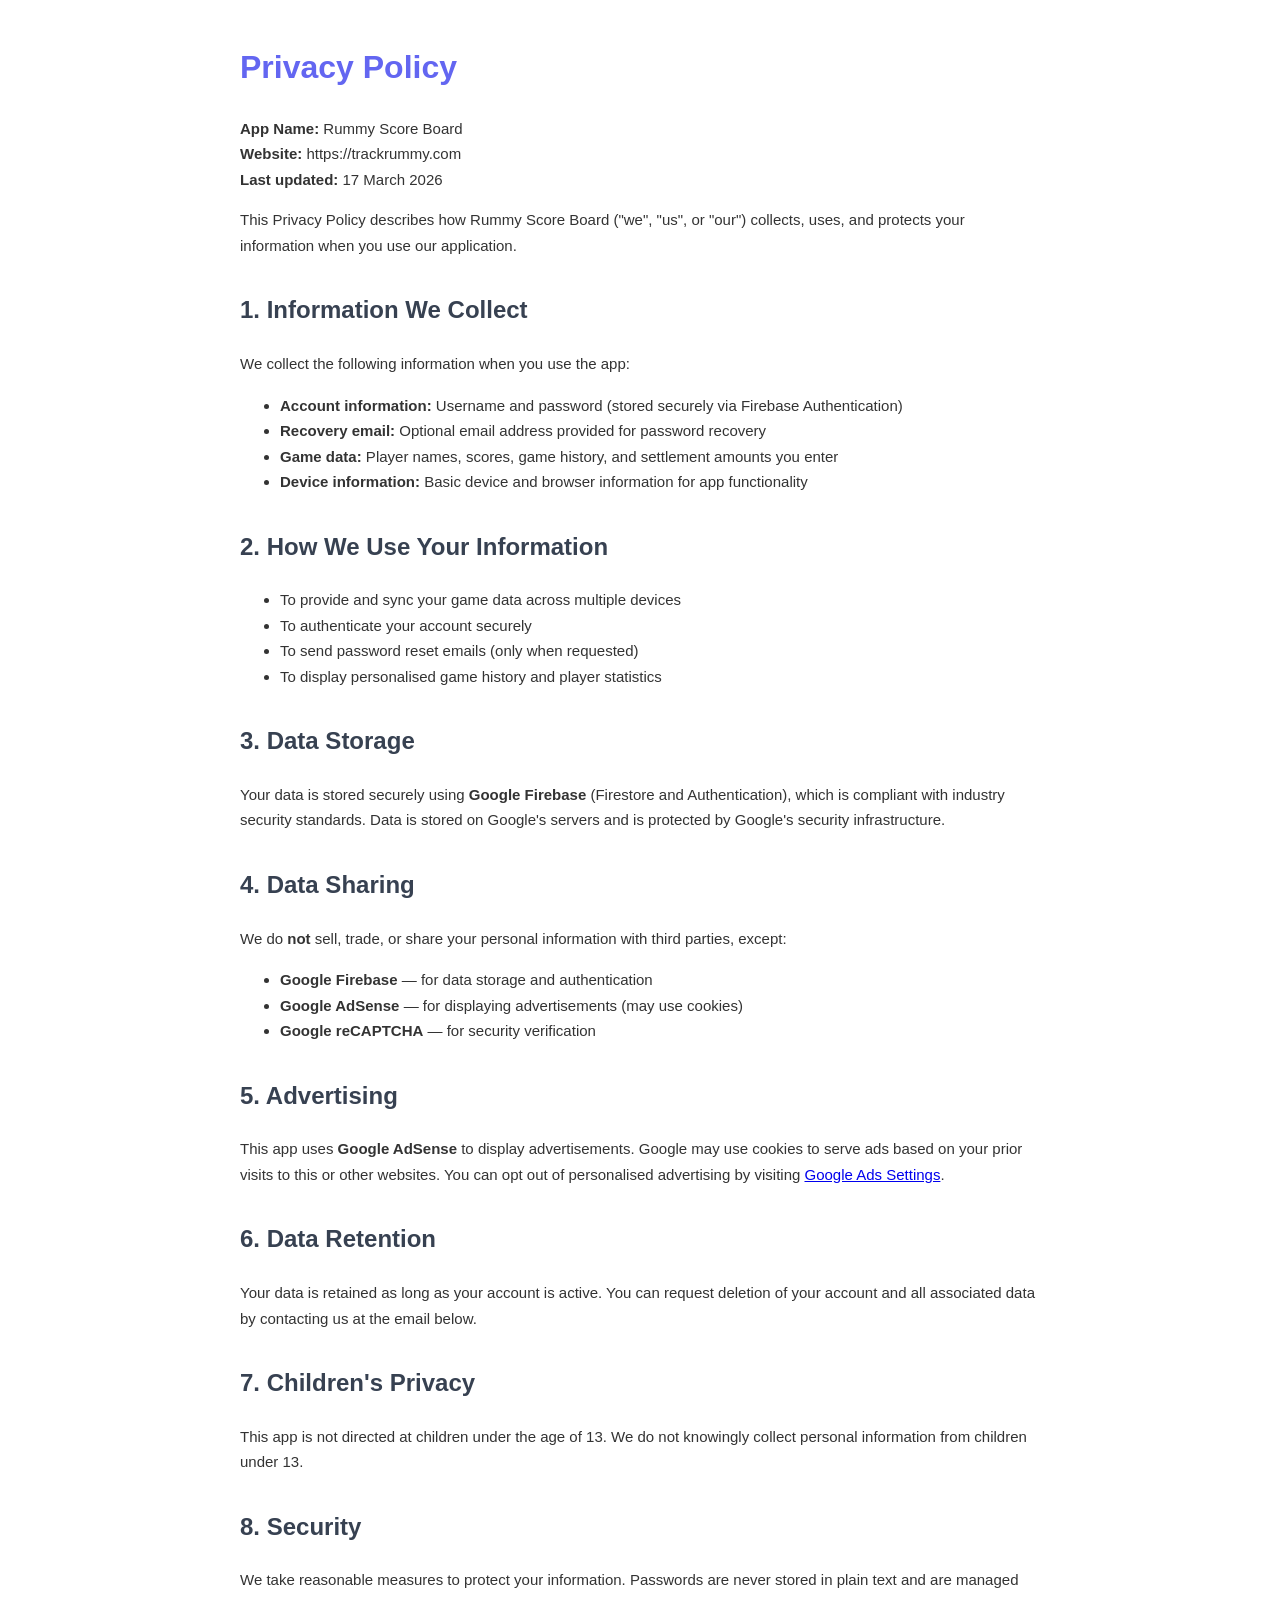
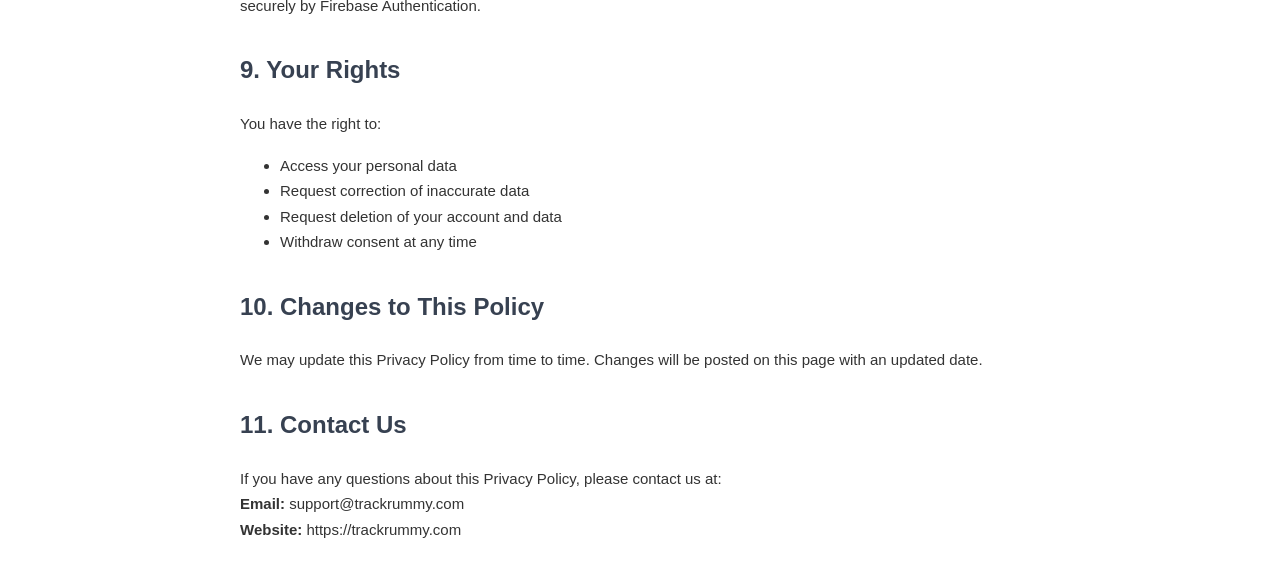
<file: privacy-policy.html>
<!DOCTYPE html>
<html lang="en">
<head>
  <meta charset="UTF-8">
  <meta name="viewport" content="width=device-width, initial-scale=1.0">
  <title>Privacy Policy — Rummy Score Board</title>
  <style>
    body { font-family: Arial, sans-serif; max-width: 800px; margin: 40px auto; padding: 0 20px; color: #333; line-height: 1.7; }
    h1 { color: #6366f1; }
    h2 { color: #374151; margin-top: 32px; }
    p, li { font-size: 15px; }
  </style>
</head>
<body>
  <h1>Privacy Policy</h1>
  <p><strong>App Name:</strong> Rummy Score Board<br>
     <strong>Website:</strong> https://trackrummy.com<br>
     <strong>Last updated:</strong> 17 March 2026</p>

  <p>This Privacy Policy describes how Rummy Score Board ("we", "us", or "our") collects, uses, and protects your information when you use our application.</p>

  <h2>1. Information We Collect</h2>
  <p>We collect the following information when you use the app:</p>
  <ul>
    <li><strong>Account information:</strong> Username and password (stored securely via Firebase Authentication)</li>
    <li><strong>Recovery email:</strong> Optional email address provided for password recovery</li>
    <li><strong>Game data:</strong> Player names, scores, game history, and settlement amounts you enter</li>
    <li><strong>Device information:</strong> Basic device and browser information for app functionality</li>
  </ul>

  <h2>2. How We Use Your Information</h2>
  <ul>
    <li>To provide and sync your game data across multiple devices</li>
    <li>To authenticate your account securely</li>
    <li>To send password reset emails (only when requested)</li>
    <li>To display personalised game history and player statistics</li>
  </ul>

  <h2>3. Data Storage</h2>
  <p>Your data is stored securely using <strong>Google Firebase</strong> (Firestore and Authentication), which is compliant with industry security standards. Data is stored on Google's servers and is protected by Google's security infrastructure.</p>

  <h2>4. Data Sharing</h2>
  <p>We do <strong>not</strong> sell, trade, or share your personal information with third parties, except:</p>
  <ul>
    <li><strong>Google Firebase</strong> — for data storage and authentication</li>
    <li><strong>Google AdSense</strong> — for displaying advertisements (may use cookies)</li>
    <li><strong>Google reCAPTCHA</strong> — for security verification</li>
  </ul>

  <h2>5. Advertising</h2>
  <p>This app uses <strong>Google AdSense</strong> to display advertisements. Google may use cookies to serve ads based on your prior visits to this or other websites. You can opt out of personalised advertising by visiting <a href="https://www.google.com/settings/ads">Google Ads Settings</a>.</p>

  <h2>6. Data Retention</h2>
  <p>Your data is retained as long as your account is active. You can request deletion of your account and all associated data by contacting us at the email below.</p>

  <h2>7. Children's Privacy</h2>
  <p>This app is not directed at children under the age of 13. We do not knowingly collect personal information from children under 13.</p>

  <h2>8. Security</h2>
  <p>We take reasonable measures to protect your information. Passwords are never stored in plain text and are managed securely by Firebase Authentication.</p>

  <h2>9. Your Rights</h2>
  <p>You have the right to:</p>
  <ul>
    <li>Access your personal data</li>
    <li>Request correction of inaccurate data</li>
    <li>Request deletion of your account and data</li>
    <li>Withdraw consent at any time</li>
  </ul>

  <h2>10. Changes to This Policy</h2>
  <p>We may update this Privacy Policy from time to time. Changes will be posted on this page with an updated date.</p>

  <h2>11. Contact Us</h2>
  <p>If you have any questions about this Privacy Policy, please contact us at:<br>
     <strong>Email:</strong> support@trackrummy.com<br>
     <strong>Website:</strong> https://trackrummy.com</p>
</body>
</html>
</file>
